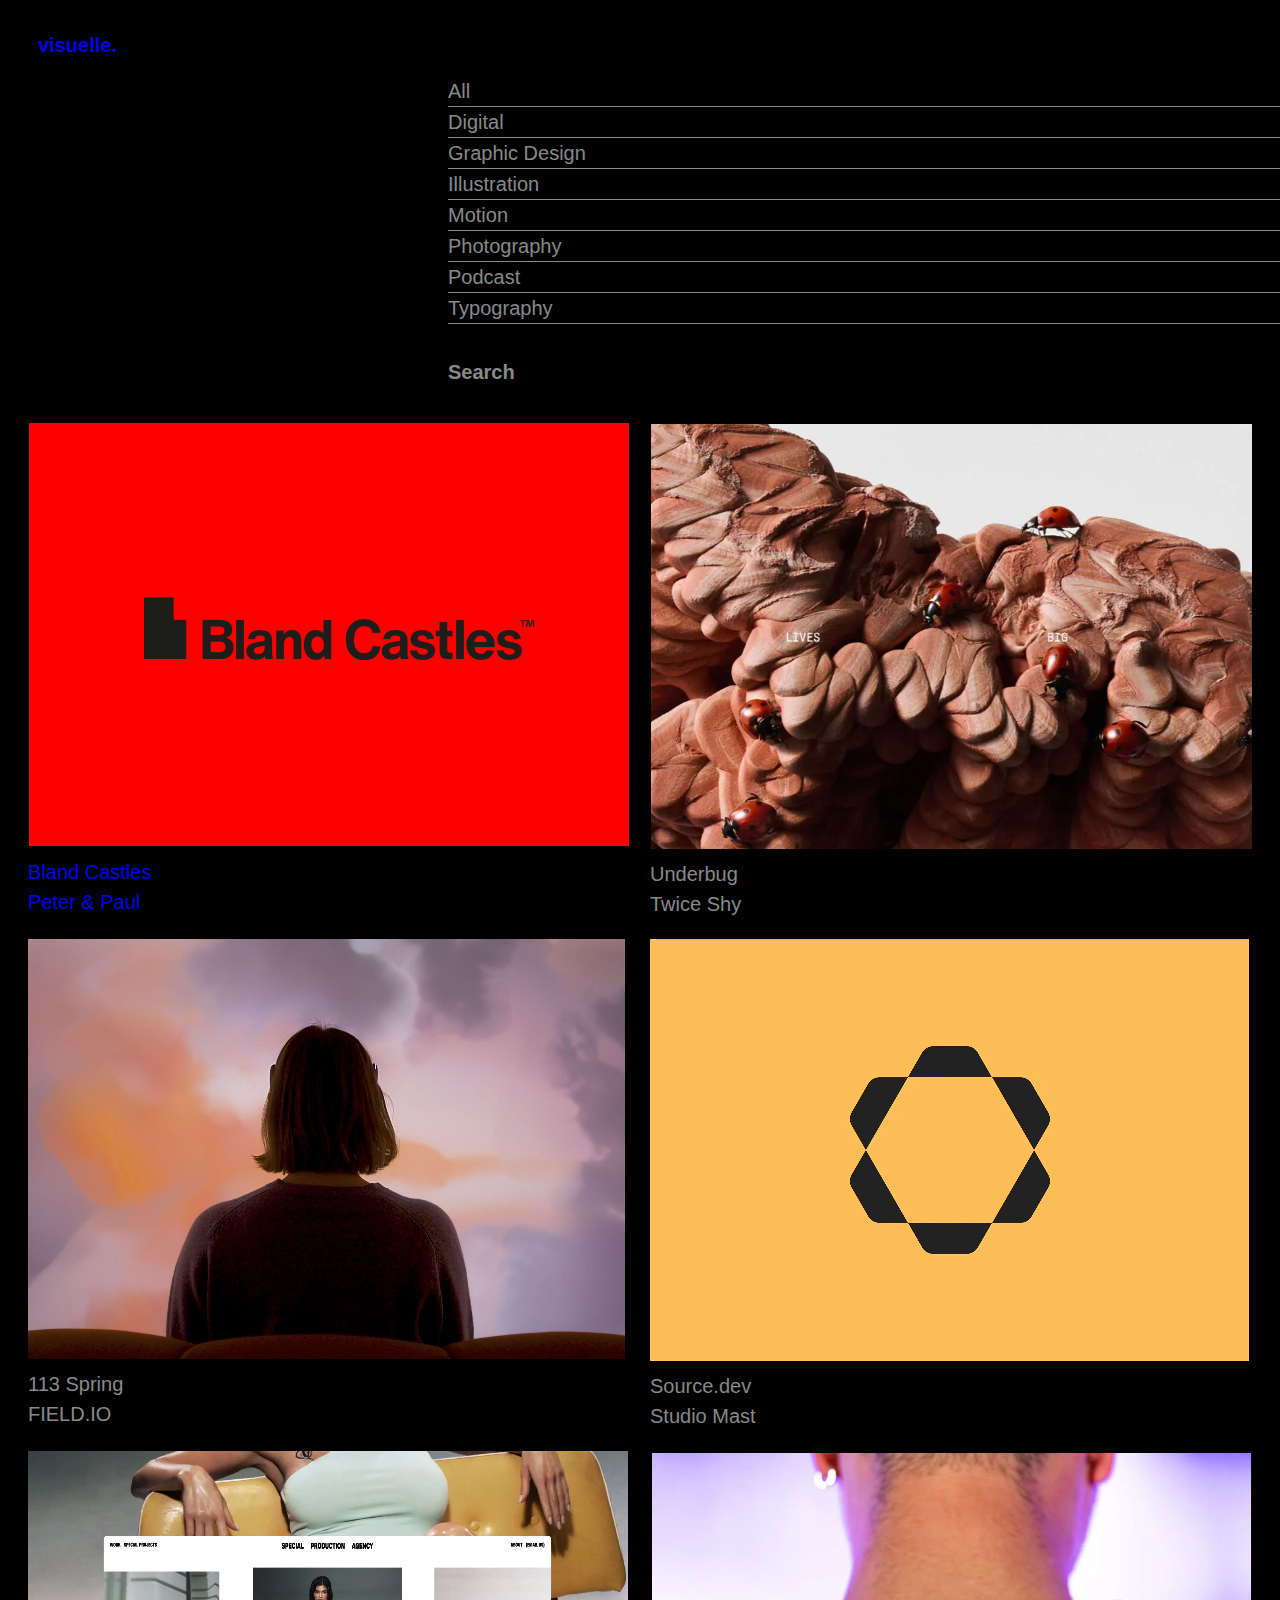
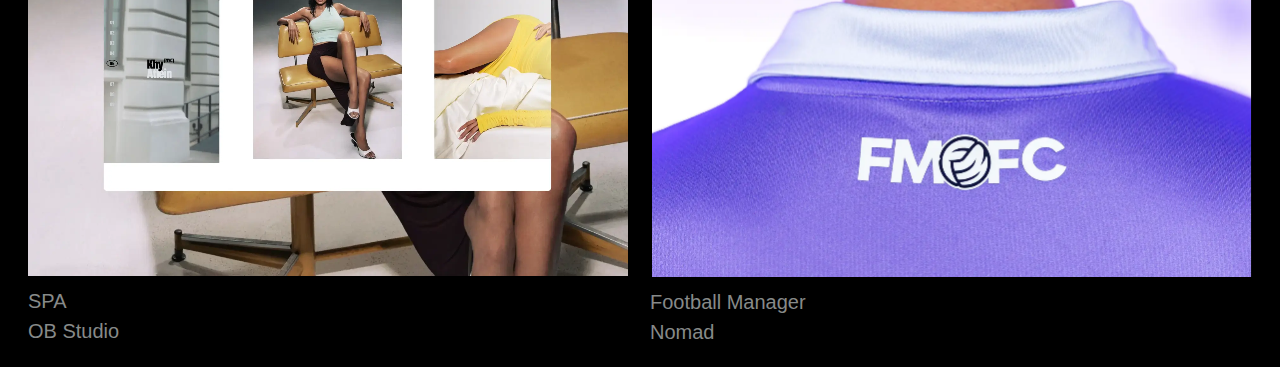
<file: index.html>
<!DOCTYPE html>
<html lang="en">
<head>
    <meta charset="UTF-8">
    <meta name="viewport" content="width=device-width, initial-scale=1.0">
    <meta http-equiv="X-UA-Compatible" content="ie=edge">
    <title>Home | Visuelle</title>
    <link rel="stylesheet" href="https://www.w3schools.com/w3css/5/w3.css">
    <link rel="stylesheet" href="css/main.css">
</head>
<body>
    <div class="home">
    <h1 class="home-wordmark"><a href="index.html">visuelle.</a></h1>

    <ul class="home-nav">
        <li>All</li>
        <li>Digital</li>
        <li>Graphic Design</li>
        <li>Illustration</li>
        <li>Motion</li>
        <li>Photography</li>
        <li>Podcast</li>
        <li>Typography</li>
    </ul>

    <div class="home-click">
    <h2 class="home-click__search">Search</h2>
    <h2 class="home-click__about"><a href="about.html">About</a></h2>
    </div>
    </div>

    <div class="cards">
        <div class="card">
            <img class="card__artwork" src="img/blandcastles.png" alt="bland castles logo">
            <div class="card__details">
                <p class="card__title"><a href="card.html">Bland Castles</a></p>
                <p class="card__desc"><a href="card.html">Peter & Paul</a></p>
            </div>
        </div>
        <div class="card">
            <img class="card__artwork" src="img/underbug.png" alt="underbug logo">
            <div class="card__details">
                <p class="card__title">Underbug</p>
                <p class="card__desc">Twice Shy</p>
            </div>
        </div>
        <div class="card">
            <img class="card__artwork" src="img/spring.png" alt="113 spring logo">
            <div class="card__details">
                <p class="card__title">113 Spring</p>
                <p class="card__desc">FIELD.IO</p>
            </div>
        </div>
        <div class="card">
            <img class="card__artwork" src="img/source.dev.png" alt="source.dev logo">
            <div class="card__details">
                <p class="card__title">Source.dev</p>
                <p class="card__desc">Studio Mast</p>
            </div>
        </div>
        <div class="card">
            <img class="card__artwork" src="img/spa.png" alt="spa logo">
            <div class="card__details">
                <p class="card__title">SPA</p>
                <p class="card__desc">OB Studio</p>
            </div>
        </div>
        <div class="card">
            <img class="card__artwork" src="img/football.png" alt="football manager logo">
            <div class="card__details">
                <p class="card__title">Football Manager</p>
                <p class="card__desc">Nomad</p>
            </div>
        </div>
    </div>
</body>
</html>
</file>
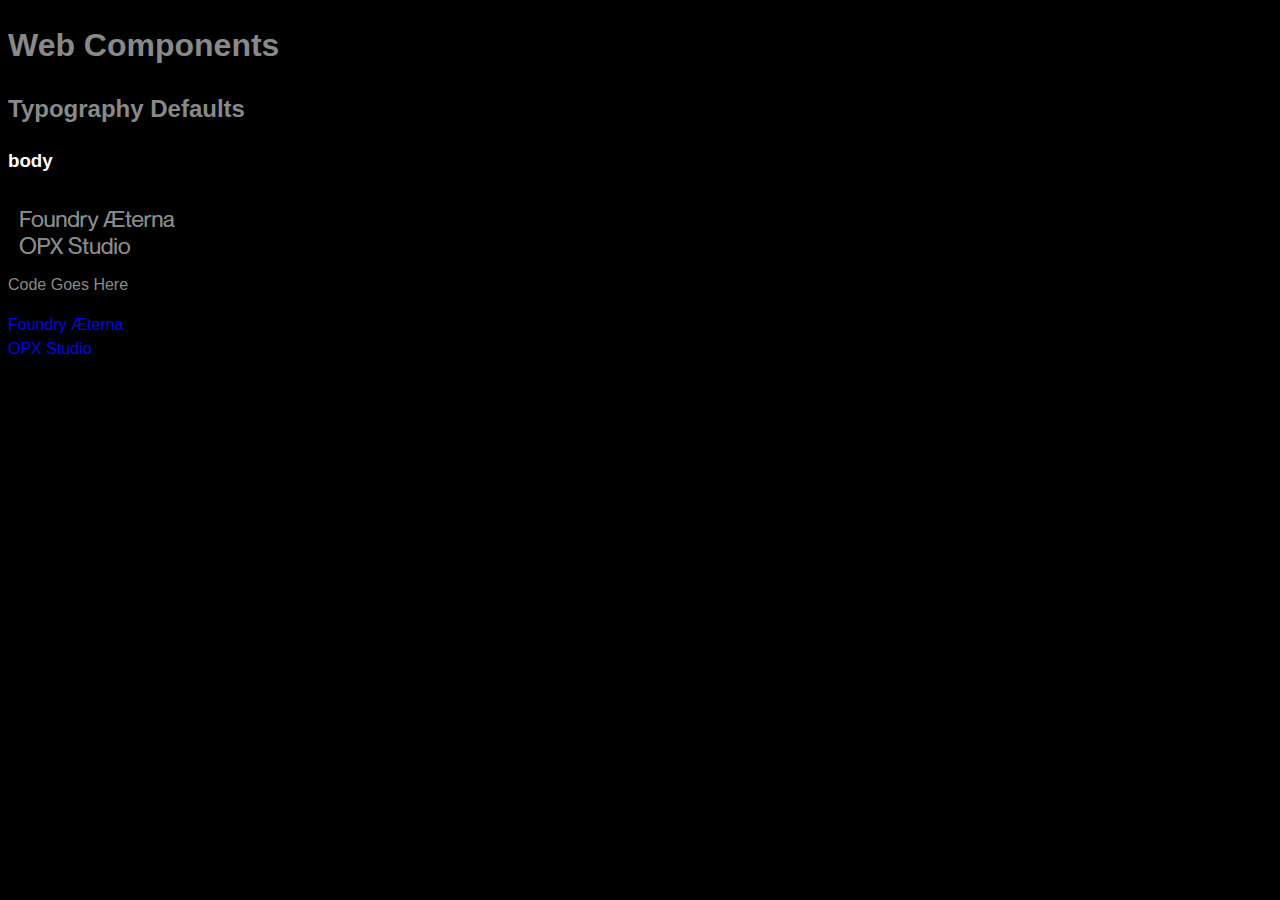
<file: components/index.html>
<!DOCTYPE html>
<html lang="en">
<head>
    <meta charset="UTF-8">
    <meta name="viewport" content="width=device-width, initial-scale=1.0">
    <meta http-equiv="X-UA-Compatible" content="ie=edge">
    <title>Components | Visuelle</title>
    <link rel="stylesheet" href="https://www.w3schools.com/w3css/5/w3.css">
    <link rel="stylesheet" href="../css/main.css">
</head>
<body>
    <h1>Web Components</h1>

    <h2>Typography Defaults</h2>

    <article class="component">
        <h3 class="component__name">body</h3>
        <img 
            srcset="img/page-body__item-text.png 2x"
            src="img/page-body__item-text.png" alt="body copy"/>
        <div class="component__code">
            Code Goes Here
            <p>
                <a href="#!">Foundry Æterna</a> <br>
                <a href="#!">OPX Studio</a>
            </p>
        </div>
    </article>
</body>
</html>
</file>
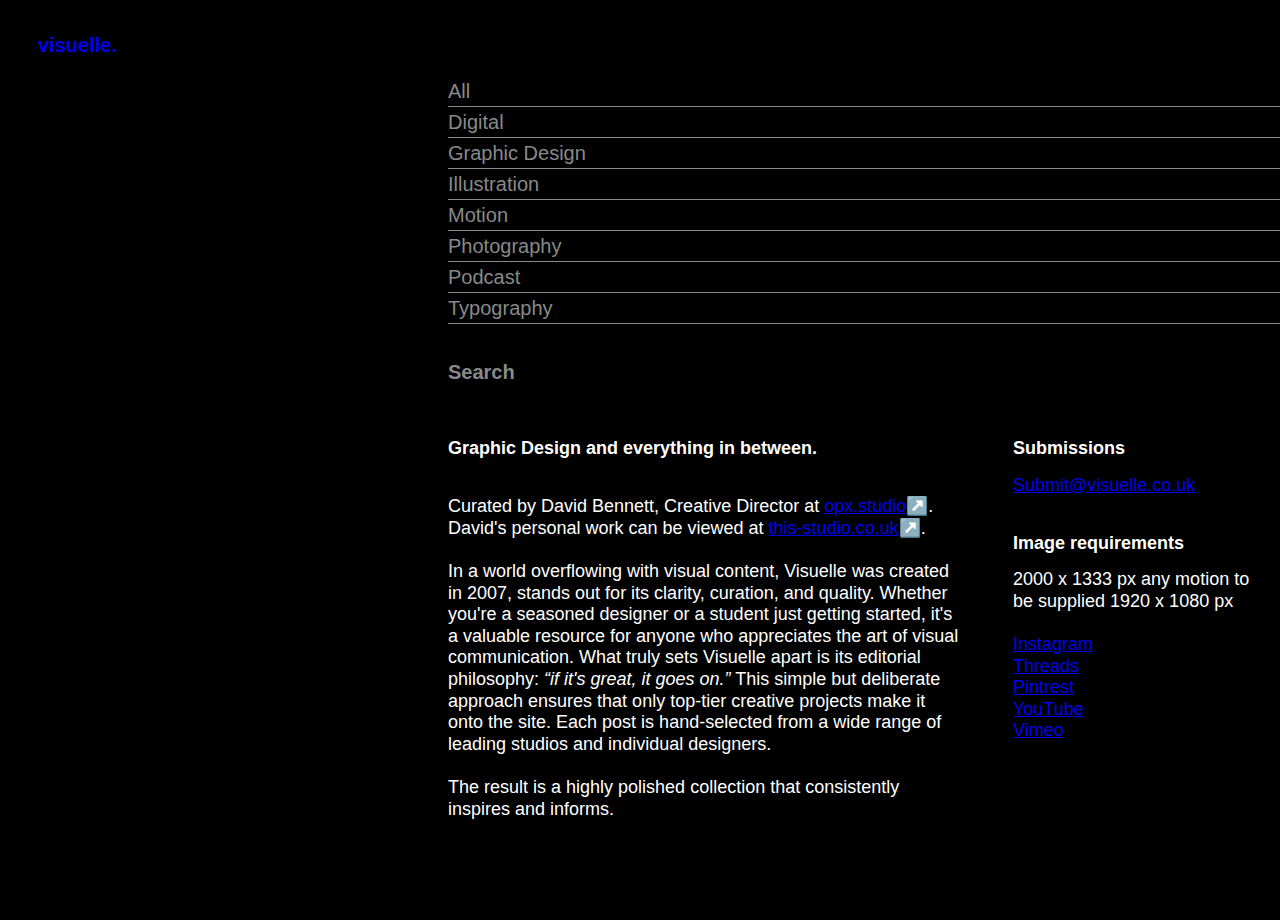
<file: about.html>
<!DOCTYPE html>
<html lang="en">
<head>
    <meta charset="UTF-8">
    <meta name="viewport" content="width=device-width, initial-scale=1.0">
    <meta http-equiv="X-UA-Compatible" content="ie=edge">
    <title>About | Visuelle</title>
    <link rel="stylesheet" href="https://www.w3schools.com/w3css/5/w3.css">
    <link rel="stylesheet" href="css/main.css">
</head>
<body>
    <div class="home">
    <h1 class="home-wordmark"><a href="index.html">visuelle.</a></h1>

    <ul class="home-nav">
        <li>All</li>
        <li>Digital</li>
        <li>Graphic Design</li>
        <li>Illustration</li>
        <li>Motion</li>
        <li>Photography</li>
        <li>Podcast</li>
        <li>Typography</li>
    </ul>

    <div class="home-click">
    <h2 class="home-click__search">Search</h2>
    <h2 class="home-click__about"><a href="about.html">About</a></h2>
    </div>
    </div>

    <div class="about">
        <div class="about__desc">
        <h2>Graphic Design and everything in between.</h2>
        <br>
        <p>Curated by David Bennett, Creative Director at <a href="#!">opx.studio</a>↗️.</p>
        <p>David's personal work can be viewed at <a href="#!">this-studio.co.uk</a>↗️.</p>
        <br>
        <p>In a world overflowing with visual content, Visuelle was created in 2007, stands out for its clarity, curation, and quality. Whether you're a seasoned designer or a student just getting started, it's a valuable resource for anyone who appreciates the art of visual communication. What truly sets Visuelle apart is its editorial philosophy: <em>“if it's great, it goes on.”</em> This simple but deliberate approach ensures that only top-tier creative projects make it onto the site. Each post is hand-selected from a wide range of leading studios and individual designers.</p>
        <br>
        <p>The result is a highly polished collection that consistently inspires and informs.</p>
        </div>
        <div class="about__desc2">
        <h2>Submissions</h2>
        <p> <a href="#!">Submit@visuelle.co.uk</a> </p>
        <br>
        <h2>Image requirements</h2>
        <p>2000 x 1333 px any motion to be supplied 1920 x 1080 px</p> <br>
            <div class="about__links">
            <p> <a href="#!">Instagram</a> </p>
            <p> <a href="#!">Threads</a> </p>
            <p> <a href="#!">Pintrest</a> </p>
            <p> <a href="#!">YouTube</a> </p>
            <p> <a href="#!">Vimeo</a> </p>
            </div>
        </div>
    </div>
</body>
</html>
</file>
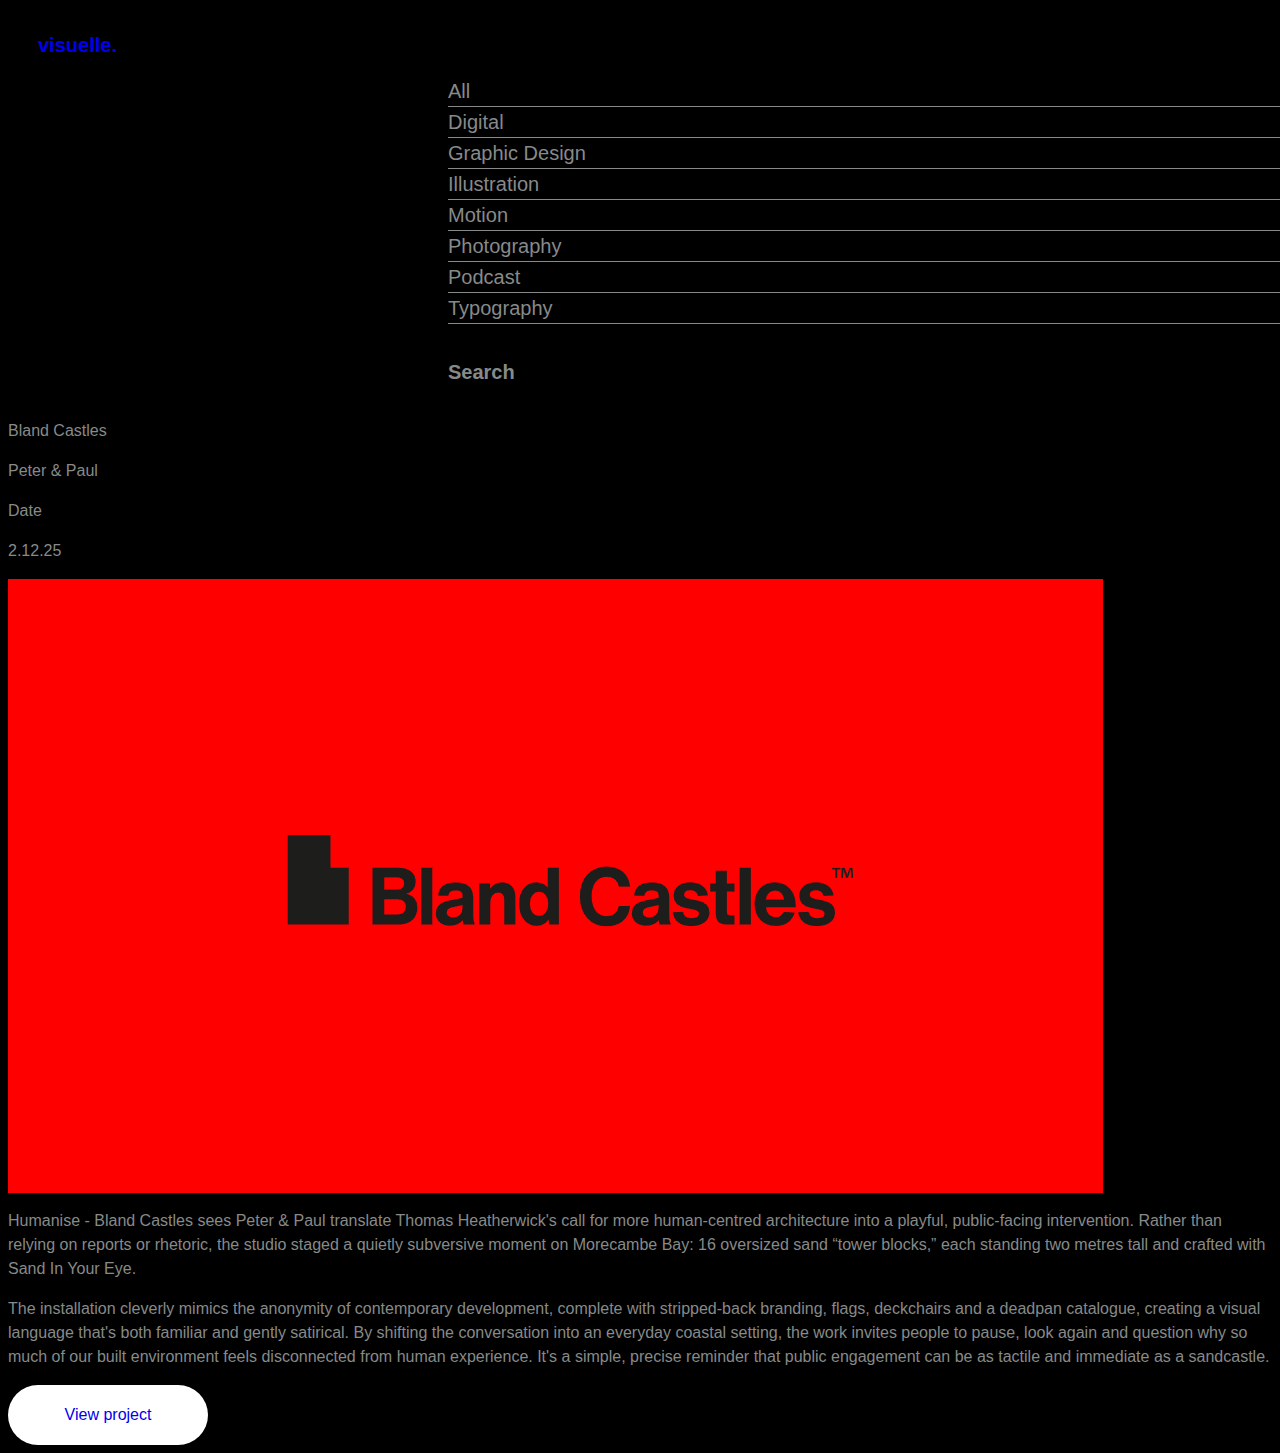
<file: card.html>
<!DOCTYPE html>
<html lang="en">
<head>
    <meta charset="UTF-8">
    <meta name="viewport" content="width=device-width, initial-scale=1.0">
    <meta http-equiv="X-UA-Compatible" content="ie=edge">
    <title>Card | Visuelle</title>
    <link rel="stylesheet" href="https://www.w3schools.com/w3css/5/w3.css">
    <link rel="stylesheet" href="css/main.css">
</head>
<body>
     <div class="home">
    <h1 class="home-wordmark"><a href="index.html">visuelle.</a></h1>

    <ul class="home-nav">
        <li>All</li>
        <li>Digital</li>
        <li>Graphic Design</li>
        <li>Illustration</li>
        <li>Motion</li>
        <li>Photography</li>
        <li>Podcast</li>
        <li>Typography</li>
    </ul>

    <div class="home-click">
    <h2 class="home-click__search">Search</h2>
    <h2 class="home-click__about"><a href="about.html">About</a></h2>
    </div>
    </div>

    <div class="card__headings">
        <div class="card__heading">
            <p>Bland Castles</p>
            <p>Peter & Paul</p>
        </div>
        <div class="card__heading">
            <p>Date</p>
            <p>2.12.25</p>
        </div>
    </div>

    <div class="card__desc">
    <img src="img/blandcastlesbig.png" alt="bland castles logo">
    <div class="card__flexright">
        <div class="card__desc-text">
        <p>
        Humanise - Bland Castles sees Peter & Paul translate Thomas Heatherwick's call for more human-centred architecture into a playful, public-facing intervention. Rather than relying on reports or rhetoric, the studio staged a quietly subversive moment on Morecambe Bay: 16 oversized sand “tower blocks,” each standing two metres tall and crafted with Sand In Your Eye.
        </p>
        <p>
        The installation cleverly mimics the anonymity of contemporary development, complete with stripped-back branding, flags, deckchairs and a deadpan catalogue, creating a visual language that's both familiar and gently satirical. By shifting the conversation into an everyday coastal setting, the work invites people to pause, look again and question why so much of our built environment feels disconnected from human experience. It's a simple, precise reminder that public engagement can be as tactile and immediate as a sandcastle.
        </p>
        </div>
        <div class="button__hover">
            <p>
            <a href="https://www.peterandpaul.co.uk/projects/humanise"> View project</a>
            </p>
        </div>
    </div>
    </div>
</body>
</html>
</file>
<file: css/main.css>
:root {
    --font-sans-serif: Helvetica, sans-sereif;
    --black: #000;
    --white: #fff;
    --grey: #878a89;
}

html {
  box-sizing: border-box;
}
*, *:before, *:after {
  box-sizing: inherit;
}

body {
    font-family: Helvetica, sans-serif;
    color: var(--grey);
    background: var(--black);
    line-height: 1.5;
}

h3 {
    font-weight: bold;
    color: var(--white);
    border: var(--white);
}

img {
    max-width: 100%;
    display: block;
}

.component img {
    max-width: initial;
}

a {
    text-decoration: none;
}

.component__headings {
    color: var(--white);
}

.component__headings h1 {
    font-size: medium;
}

li {
    font-size: 20px;
    list-style-type: none;
    border-bottom: 1px solid var(--grey);
    width: 1000px;
}

.button_header {
    font-size: 20px;
}

.button__hover {
    color: var(--black);
    background: var(--white);
    border-radius: 50px;
    padding: 2px 20px;
    border: none;
    width: 200px;
    display: flex;
    align-items: center; 
    justify-content: center; 
    text-align: center;
    margin: 0;
}


/* Start of my home page */
html {
    font-family: Helvetica, sans-serif;
}

p, h1, h2{
    font-family: Helvetica, sans-serif;
}

.home {
    font-family: Helvetica, sans-serif;
}

.home-wordmark {
    color: var(--white);
    font-size: 20px;
    margin-top: 30px;
    margin-left: 30px;
}

.home-nav {
    margin-left: 400px;
}

.home-click {
    display: flex;
    gap: 885px;
    margin-left: 440px;
}

.home-click__search {
    font-size: 20px;
}

.home-click__about {
    font-size: 20px;
}

.cards {
    display: grid;
    grid-template-columns: repeat(auto-fit, minmax(400px, 1fr));
    grid-gap: 20px;
    margin: 20px;
}

.card {
    font-size: 20px;
}

.card__title {
    margin-top: 10px;
    margin-bottom: 0;
}

.card__desc {
    margin: 0;
}
/* End of my home page */

/* Start of my about page */
.about {
    color: var(--white);
    font-size: 18px;
    display: grid;
    grid-template-columns: 515px 1fr;
    grid-gap: 50px;
    line-height: 1.2;
    margin-left: 440px;
    margin-bottom: 100px;
    margin-top: 20px;
}

.about h2 {
    font-size: 18px;
}

.about p {
    margin: 0;
}

.about a {
    text-decoration: underline;
}

.about__desc {
    display: block;
    text-align: left;
}

.about__desc2 {
    display: block;
    text-align: left;
}
/* End of my about page */
</file>
